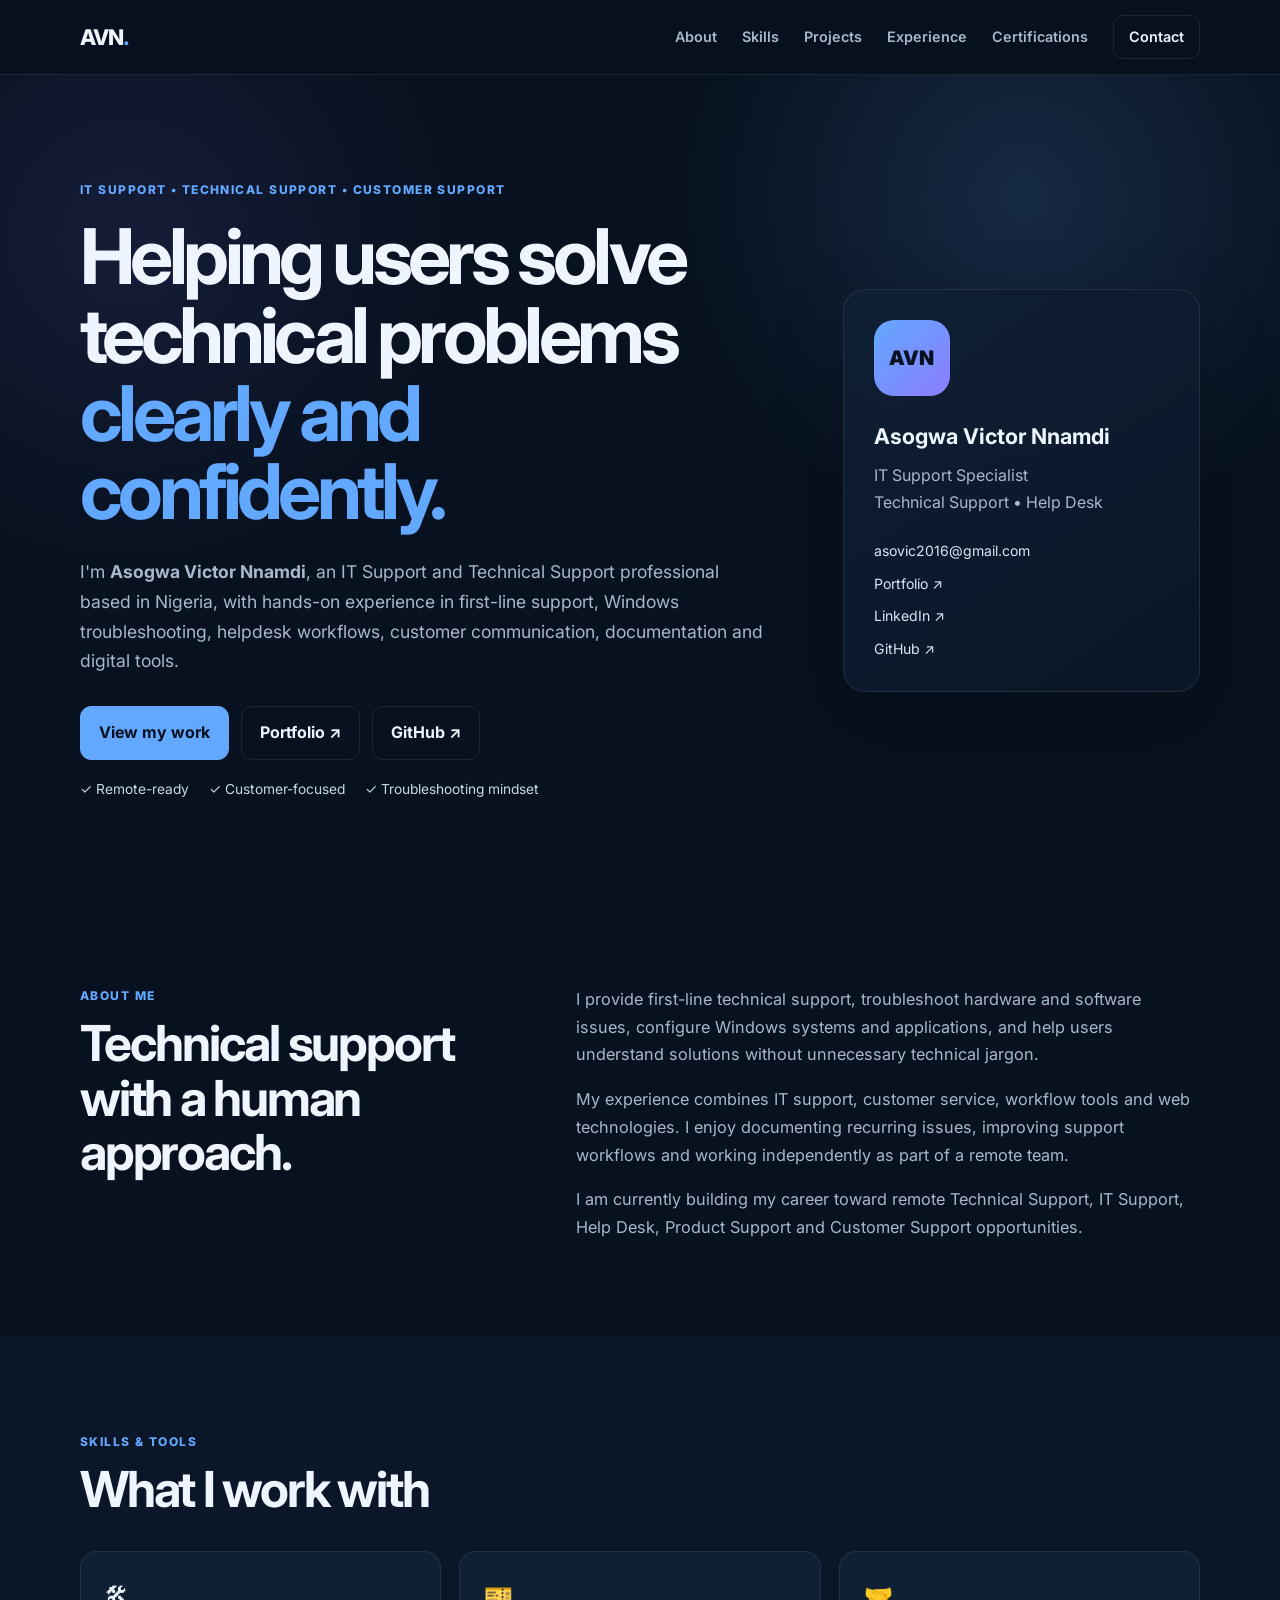
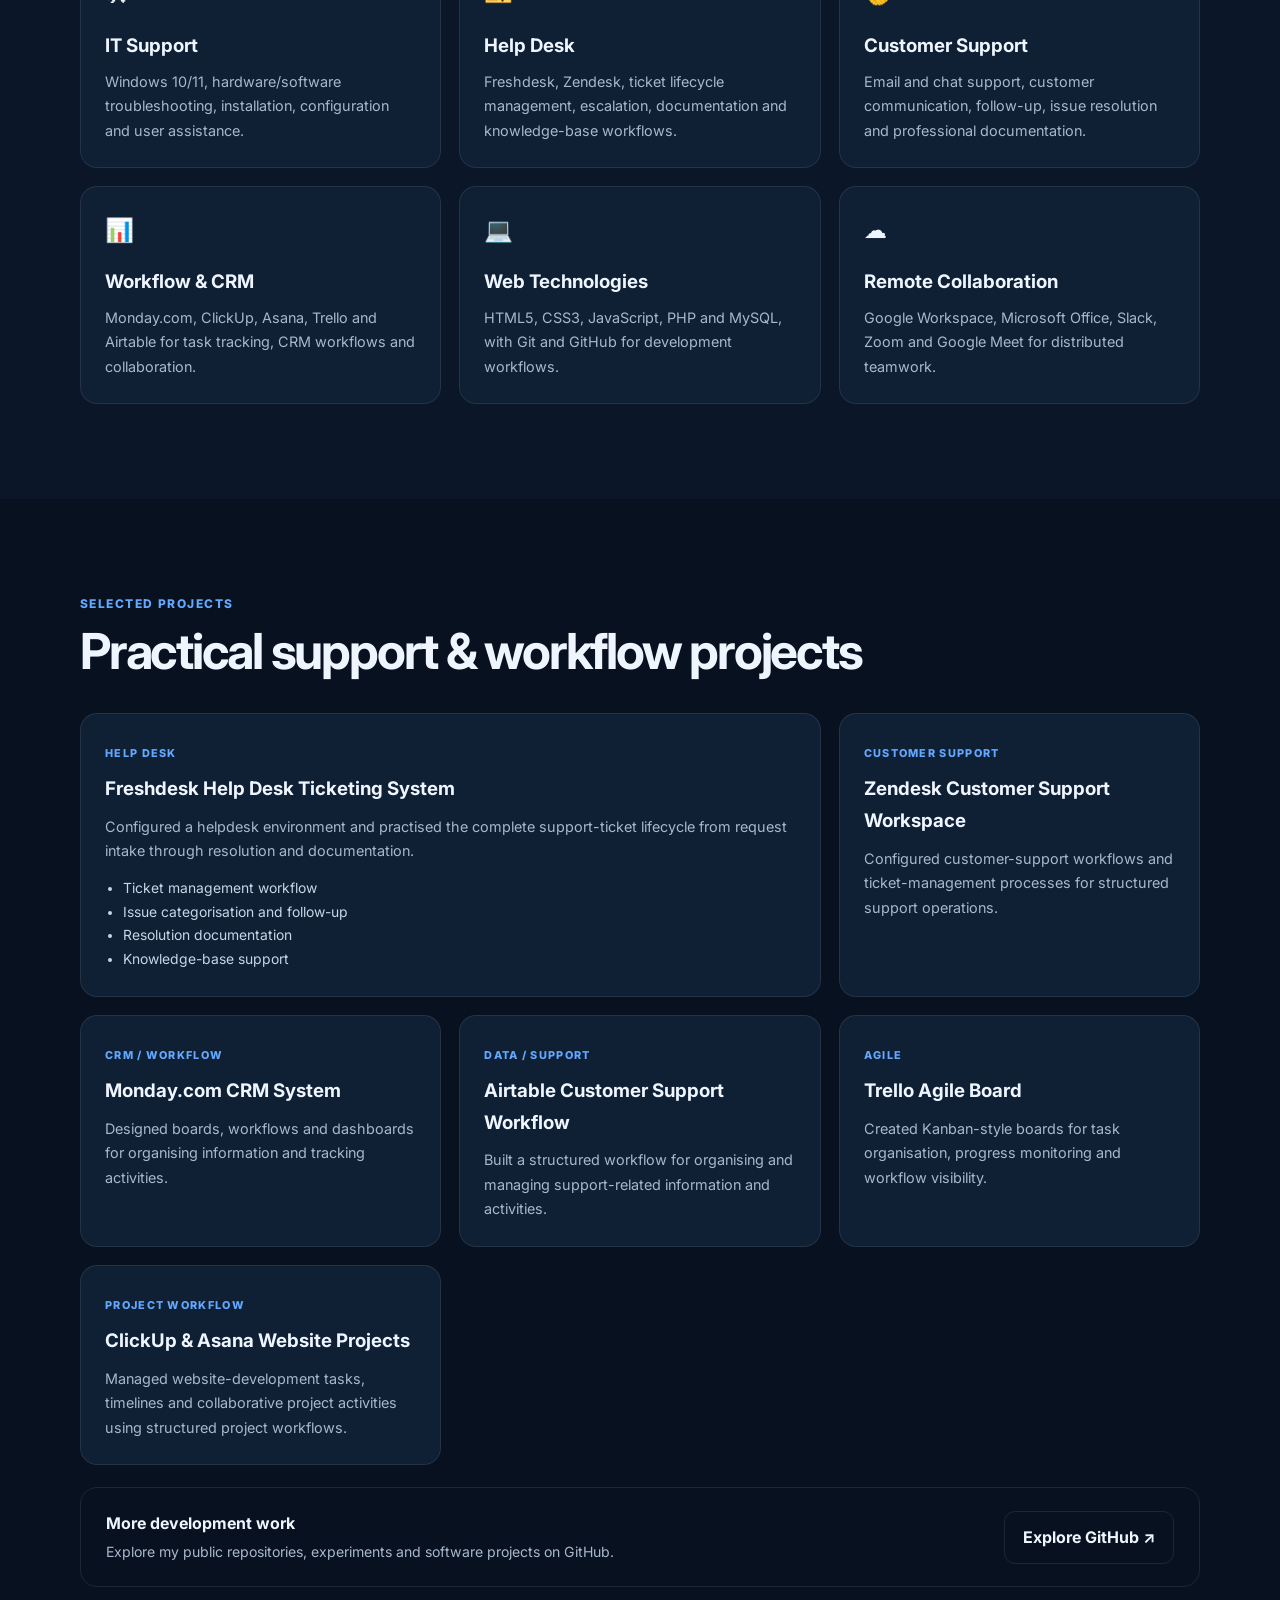
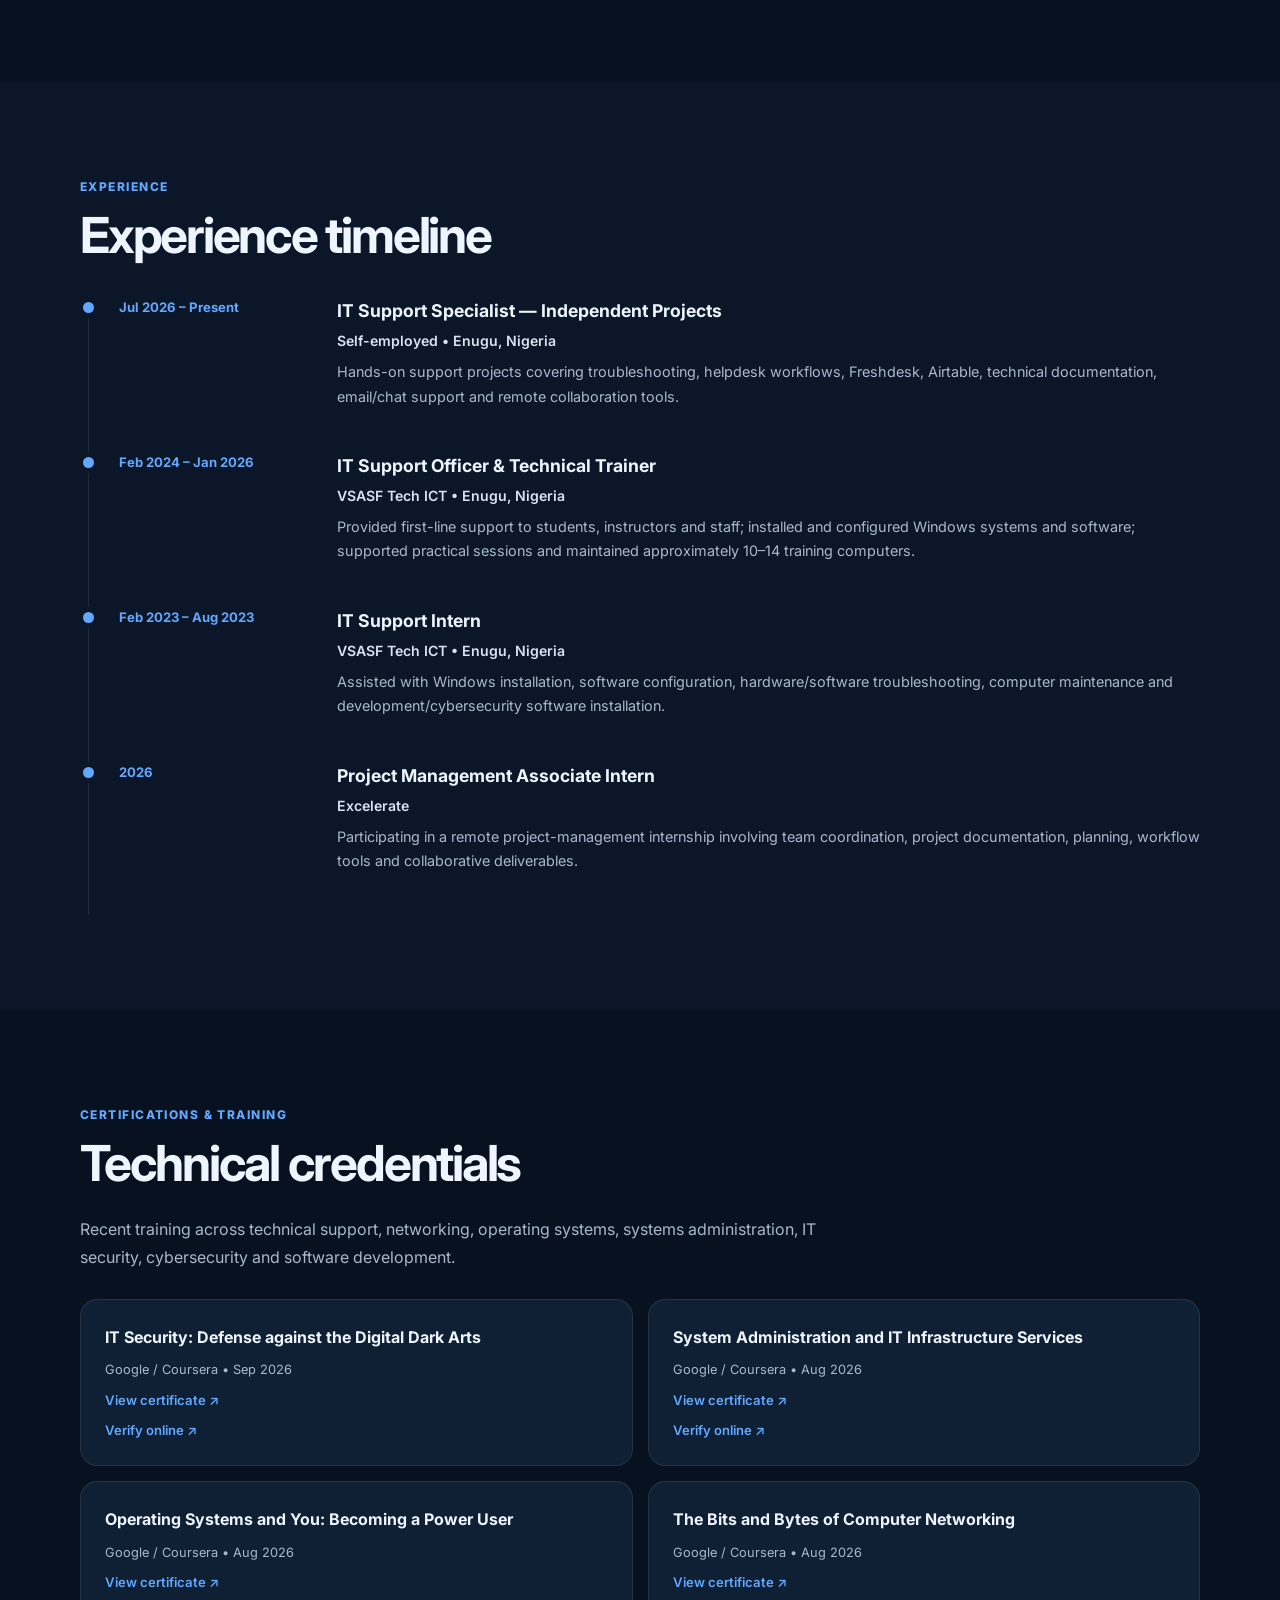
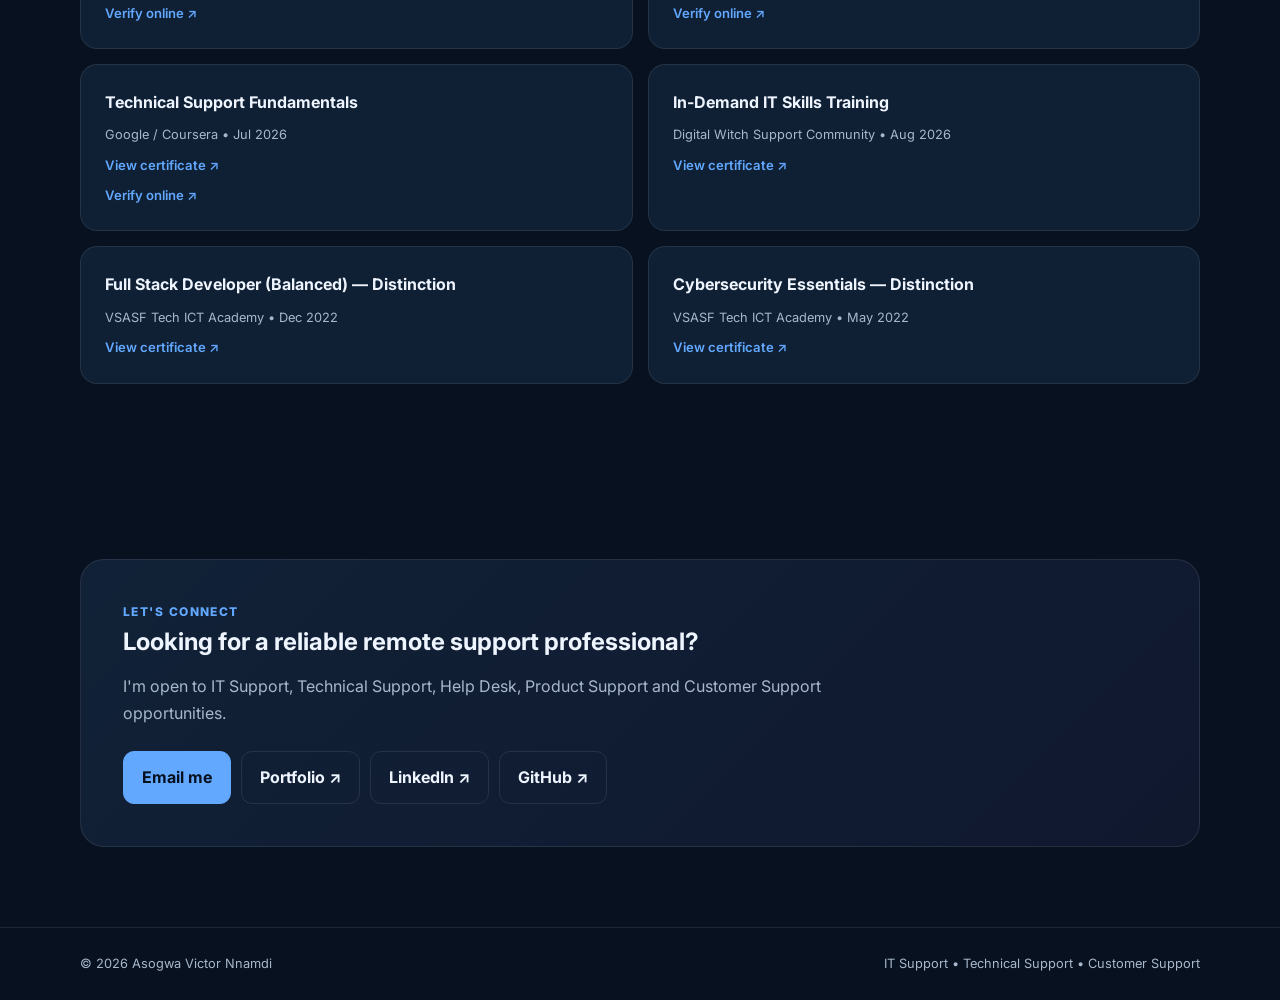
<file: index.html>
<!DOCTYPE html>
<html lang="en">
<head>
  <meta charset="UTF-8">
  <meta name="viewport" content="width=device-width, initial-scale=1.0">
  <meta name="description" content="Asogwa Victor Nnamdi — IT Support Specialist, Technical Support and Customer Support professional.">
  <title>Asogwa Victor Nnamdi | IT Support & Technical Support</title>
  <link rel="preconnect" href="https://fonts.googleapis.com">
  <link rel="preconnect" href="https://fonts.gstatic.com" crossorigin>
  <link href="https://fonts.googleapis.com/css2?family=Inter:wght@400;500;600;700;800&display=swap" rel="stylesheet">
  <link rel="stylesheet" href="style.css">
</head>
<body>
  <header class="nav-wrap">
    <nav class="nav container">
      <a class="brand" href="#home">AVN<span>.</span></a>
      <button class="menu-btn" aria-label="Open menu">☰</button>
      <div class="nav-links">
        <a href="#about">About</a>
        <a href="#skills">Skills</a>
        <a href="#projects">Projects</a>
        <a href="#experience">Experience</a>
        <a href="#certifications">Certifications</a>
        <a href="#contact" class="nav-cta">Contact</a>
      </div>
    </nav>
  </header>

  <main>
    <section id="home" class="hero">
      <div class="container hero-grid">
        <div>
          <p class="eyebrow">IT SUPPORT • TECHNICAL SUPPORT • CUSTOMER SUPPORT</p>
          <h1>Helping users solve technical problems <span>clearly and confidently.</span></h1>
          <p class="hero-text">
            I'm <strong>Asogwa Victor Nnamdi</strong>, an IT Support and Technical Support professional
            based in Nigeria, with hands-on experience in first-line support, Windows troubleshooting,
            helpdesk workflows, customer communication, documentation and digital tools.
          </p>
          <div class="hero-actions">
            <a class="btn primary" href="#projects">View my work</a>
            <a class="btn secondary" href="https://asovic25.github.io/" target="_blank" rel="noopener">Portfolio ↗</a>
            <a class="btn secondary" href="https://github.com/asovic25" target="_blank" rel="noopener">GitHub ↗</a>
          </div>
          <div class="quick-points">
            <span>✓ Remote-ready</span>
            <span>✓ Customer-focused</span>
            <span>✓ Troubleshooting mindset</span>
          </div>
        </div>
        <aside class="hero-card">
          <div class="avatar">AVN</div>
          <h2>Asogwa Victor Nnamdi</h2>
          <p>IT Support Specialist<br>Technical Support • Help Desk</p>
          <div class="contact-mini">
            <a href="mailto:asovic2016@gmail.com">asovic2016@gmail.com</a>
            <a href="https://asovic25.github.io/" target="_blank" rel="noopener">Portfolio ↗</a>
            <a href="https://linkedin.com/in/asogwavictornnamdi" target="_blank" rel="noopener">LinkedIn ↗</a>
            <a href="https://github.com/asovic25" target="_blank" rel="noopener">GitHub ↗</a>
          </div>
        </aside>
      </div>
    </section>

    <section id="about" class="section">
      <div class="container two-col">
        <div>
          <p class="section-kicker">ABOUT ME</p>
          <h2>Technical support with a human approach.</h2>
        </div>
        <div class="about-copy">
          <p>
            I provide first-line technical support, troubleshoot hardware and software issues,
            configure Windows systems and applications, and help users understand solutions without
            unnecessary technical jargon.
          </p>
          <p>
            My experience combines IT support, customer service, workflow tools and web technologies.
            I enjoy documenting recurring issues, improving support workflows and working independently
            as part of a remote team.
          </p>
          <p>
            I am currently building my career toward remote Technical Support, IT Support, Help Desk,
            Product Support and Customer Support opportunities.
          </p>
        </div>
      </div>
    </section>

    <section id="skills" class="section alt">
      <div class="container">
        <p class="section-kicker">SKILLS & TOOLS</p>
        <h2>What I work with</h2>
        <div class="skill-grid">
          <article class="skill-card">
            <div class="icon">🛠</div>
            <h3>IT Support</h3>
            <p>Windows 10/11, hardware/software troubleshooting, installation, configuration and user assistance.</p>
          </article>
          <article class="skill-card">
            <div class="icon">🎫</div>
            <h3>Help Desk</h3>
            <p>Freshdesk, Zendesk, ticket lifecycle management, escalation, documentation and knowledge-base workflows.</p>
          </article>
          <article class="skill-card">
            <div class="icon">🤝</div>
            <h3>Customer Support</h3>
            <p>Email and chat support, customer communication, follow-up, issue resolution and professional documentation.</p>
          </article>
          <article class="skill-card">
            <div class="icon">📊</div>
            <h3>Workflow & CRM</h3>
            <p>Monday.com, ClickUp, Asana, Trello and Airtable for task tracking, CRM workflows and collaboration.</p>
          </article>
          <article class="skill-card">
            <div class="icon">💻</div>
            <h3>Web Technologies</h3>
            <p>HTML5, CSS3, JavaScript, PHP and MySQL, with Git and GitHub for development workflows.</p>
          </article>
          <article class="skill-card">
            <div class="icon">☁</div>
            <h3>Remote Collaboration</h3>
            <p>Google Workspace, Microsoft Office, Slack, Zoom and Google Meet for distributed teamwork.</p>
          </article>
        </div>
      </div>
    </section>

    <section id="projects" class="section">
      <div class="container">
        <p class="section-kicker">SELECTED PROJECTS</p>
        <h2>Practical support & workflow projects</h2>
        <div class="project-grid">
          <article class="project-card featured">
            <span class="tag">HELP DESK</span>
            <h3>Freshdesk Help Desk Ticketing System</h3>
            <p>Configured a helpdesk environment and practised the complete support-ticket lifecycle from request intake through resolution and documentation.</p>
            <ul>
              <li>Ticket management workflow</li>
              <li>Issue categorisation and follow-up</li>
              <li>Resolution documentation</li>
              <li>Knowledge-base support</li>
            </ul>
          </article>
          <article class="project-card">
            <span class="tag">CUSTOMER SUPPORT</span>
            <h3>Zendesk Customer Support Workspace</h3>
            <p>Configured customer-support workflows and ticket-management processes for structured support operations.</p>
          </article>
          <article class="project-card">
            <span class="tag">CRM / WORKFLOW</span>
            <h3>Monday.com CRM System</h3>
            <p>Designed boards, workflows and dashboards for organising information and tracking activities.</p>
          </article>
          <article class="project-card">
            <span class="tag">DATA / SUPPORT</span>
            <h3>Airtable Customer Support Workflow</h3>
            <p>Built a structured workflow for organising and managing support-related information and activities.</p>
          </article>
          <article class="project-card">
            <span class="tag">AGILE</span>
            <h3>Trello Agile Board</h3>
            <p>Created Kanban-style boards for task organisation, progress monitoring and workflow visibility.</p>
          </article>
          <article class="project-card">
            <span class="tag">PROJECT WORKFLOW</span>
            <h3>ClickUp & Asana Website Projects</h3>
            <p>Managed website-development tasks, timelines and collaborative project activities using structured project workflows.</p>
          </article>
        </div>
        <div class="github-strip">
          <div>
            <strong>More development work</strong>
            <p>Explore my public repositories, experiments and software projects on GitHub.</p>
          </div>
          <a class="btn secondary" href="https://github.com/asovic25" target="_blank" rel="noopener">Explore GitHub ↗</a>
        </div>
      </div>
    </section>

    <section id="experience" class="section alt">
      <div class="container">
        <p class="section-kicker">EXPERIENCE</p>
        <h2>Experience timeline</h2>
        <div class="timeline">
          <article class="timeline-item">
            <div class="date">Jul 2026 – Present</div>
            <div class="timeline-content">
              <h3>IT Support Specialist — Independent Projects</h3>
              <p class="company">Self-employed • Enugu, Nigeria</p>
              <p>Hands-on support projects covering troubleshooting, helpdesk workflows, Freshdesk, Airtable, technical documentation, email/chat support and remote collaboration tools.</p>
            </div>
          </article>
          <article class="timeline-item">
            <div class="date">Feb 2024 – Jan 2026</div>
            <div class="timeline-content">
              <h3>IT Support Officer & Technical Trainer</h3>
              <p class="company">VSASF Tech ICT • Enugu, Nigeria</p>
              <p>Provided first-line support to students, instructors and staff; installed and configured Windows systems and software; supported practical sessions and maintained approximately 10–14 training computers.</p>
            </div>
          </article>
          <article class="timeline-item">
            <div class="date">Feb 2023 – Aug 2023</div>
            <div class="timeline-content">
              <h3>IT Support Intern</h3>
              <p class="company">VSASF Tech ICT • Enugu, Nigeria</p>
              <p>Assisted with Windows installation, software configuration, hardware/software troubleshooting, computer maintenance and development/cybersecurity software installation.</p>
            </div>
          </article>
          <article class="timeline-item">
            <div class="date">2026</div>
            <div class="timeline-content">
              <h3>Project Management Associate Intern</h3>
              <p class="company">Excelerate</p>
              <p>Participating in a remote project-management internship involving team coordination, project documentation, planning, workflow tools and collaborative deliverables.</p>
            </div>
          </article>
        </div>
      </div>
    </section>

    <section id="certifications" class="section">
      <div class="container">
        <p class="section-kicker">CERTIFICATIONS & TRAINING</p>
        <h2>Technical credentials</h2>
        <p class="section-intro">Recent training across technical support, networking, operating systems, systems administration, IT security, cybersecurity and software development.</p>
        <div class="cert-grid">
          <div class="cert-card"><strong>IT Security: Defense against the Digital Dark Arts</strong><span>Google / Coursera • Sep 2026</span><a href="certificates/google-it-security-defense-digital-dark-arts.pdf" target="_blank" rel="noopener">View certificate ↗</a><a href="https://coursera.org/verify/KNKKADQCFWEG" target="_blank" rel="noopener">Verify online ↗</a></div>
          <div class="cert-card"><strong>System Administration and IT Infrastructure Services</strong><span>Google / Coursera • Aug 2026</span><a href="certificates/google-system-administration-it-infrastructure.pdf" target="_blank" rel="noopener">View certificate ↗</a><a href="https://coursera.org/verify/XM4FLZCTZO96" target="_blank" rel="noopener">Verify online ↗</a></div>
          <div class="cert-card"><strong>Operating Systems and You: Becoming a Power User</strong><span>Google / Coursera • Aug 2026</span><a href="certificates/google-operating-systems-and-you.pdf" target="_blank" rel="noopener">View certificate ↗</a><a href="https://coursera.org/verify/2T2LDO8WOL9L" target="_blank" rel="noopener">Verify online ↗</a></div>
          <div class="cert-card"><strong>The Bits and Bytes of Computer Networking</strong><span>Google / Coursera • Aug 2026</span><a href="certificates/google-bits-and-bytes-networking.pdf" target="_blank" rel="noopener">View certificate ↗</a><a href="https://coursera.org/verify/13621RRF4XJH" target="_blank" rel="noopener">Verify online ↗</a></div>
          <div class="cert-card"><strong>Technical Support Fundamentals</strong><span>Google / Coursera • Jul 2026</span><a href="certificates/google-technical-support-fundamentals.pdf" target="_blank" rel="noopener">View certificate ↗</a><a href="https://coursera.org/verify/5PYQ3DYUPFN9" target="_blank" rel="noopener">Verify online ↗</a></div>
          <div class="cert-card"><strong>In-Demand IT Skills Training</strong><span>Digital Witch Support Community • Aug 2026</span><a href="certificates/digital-witch-in-demand-it-skills.pdf" target="_blank" rel="noopener">View certificate ↗</a></div>
          <div class="cert-card"><strong>Full Stack Developer (Balanced) — Distinction</strong><span>VSASF Tech ICT Academy • Dec 2022</span><a href="certificates/vsasf-full-stack-developer-distinction.png" target="_blank" rel="noopener">View certificate ↗</a></div>
          <div class="cert-card"><strong>Cybersecurity Essentials — Distinction</strong><span>VSASF Tech ICT Academy • May 2022</span><a href="certificates/vsasf-cybersecurity-essentials-distinction.png" target="_blank" rel="noopener">View certificate ↗</a></div>
        </div>
      </div>
    </section>

    <section id="contact" class="contact-section">
      <div class="container contact-box">
        <div>
          <p class="section-kicker">LET'S CONNECT</p>
          <h2>Looking for a reliable remote support professional?</h2>
          <p>I'm open to IT Support, Technical Support, Help Desk, Product Support and Customer Support opportunities.</p>
        </div>
        <div class="contact-actions">
          <a class="btn primary" href="mailto:asovic2016@gmail.com?subject=Remote%20Tech%20Support%20Opportunity">Email me</a>
          <a class="btn secondary" href="https://asovic25.github.io/" target="_blank" rel="noopener">Portfolio ↗</a>
          <a class="btn secondary" href="https://linkedin.com/in/asogwavictornnamdi" target="_blank" rel="noopener">LinkedIn ↗</a>
          <a class="btn secondary" href="https://github.com/asovic25" target="_blank" rel="noopener">GitHub ↗</a>
        </div>
      </div>
    </section>
  </main>

  <footer>
    <div class="container footer-inner">
      <span>© <span id="year"></span> Asogwa Victor Nnamdi</span>
      <span>IT Support • Technical Support • Customer Support</span>
    </div>
  </footer>

  <script src="script.js"></script>
</body>
</html>
</file>
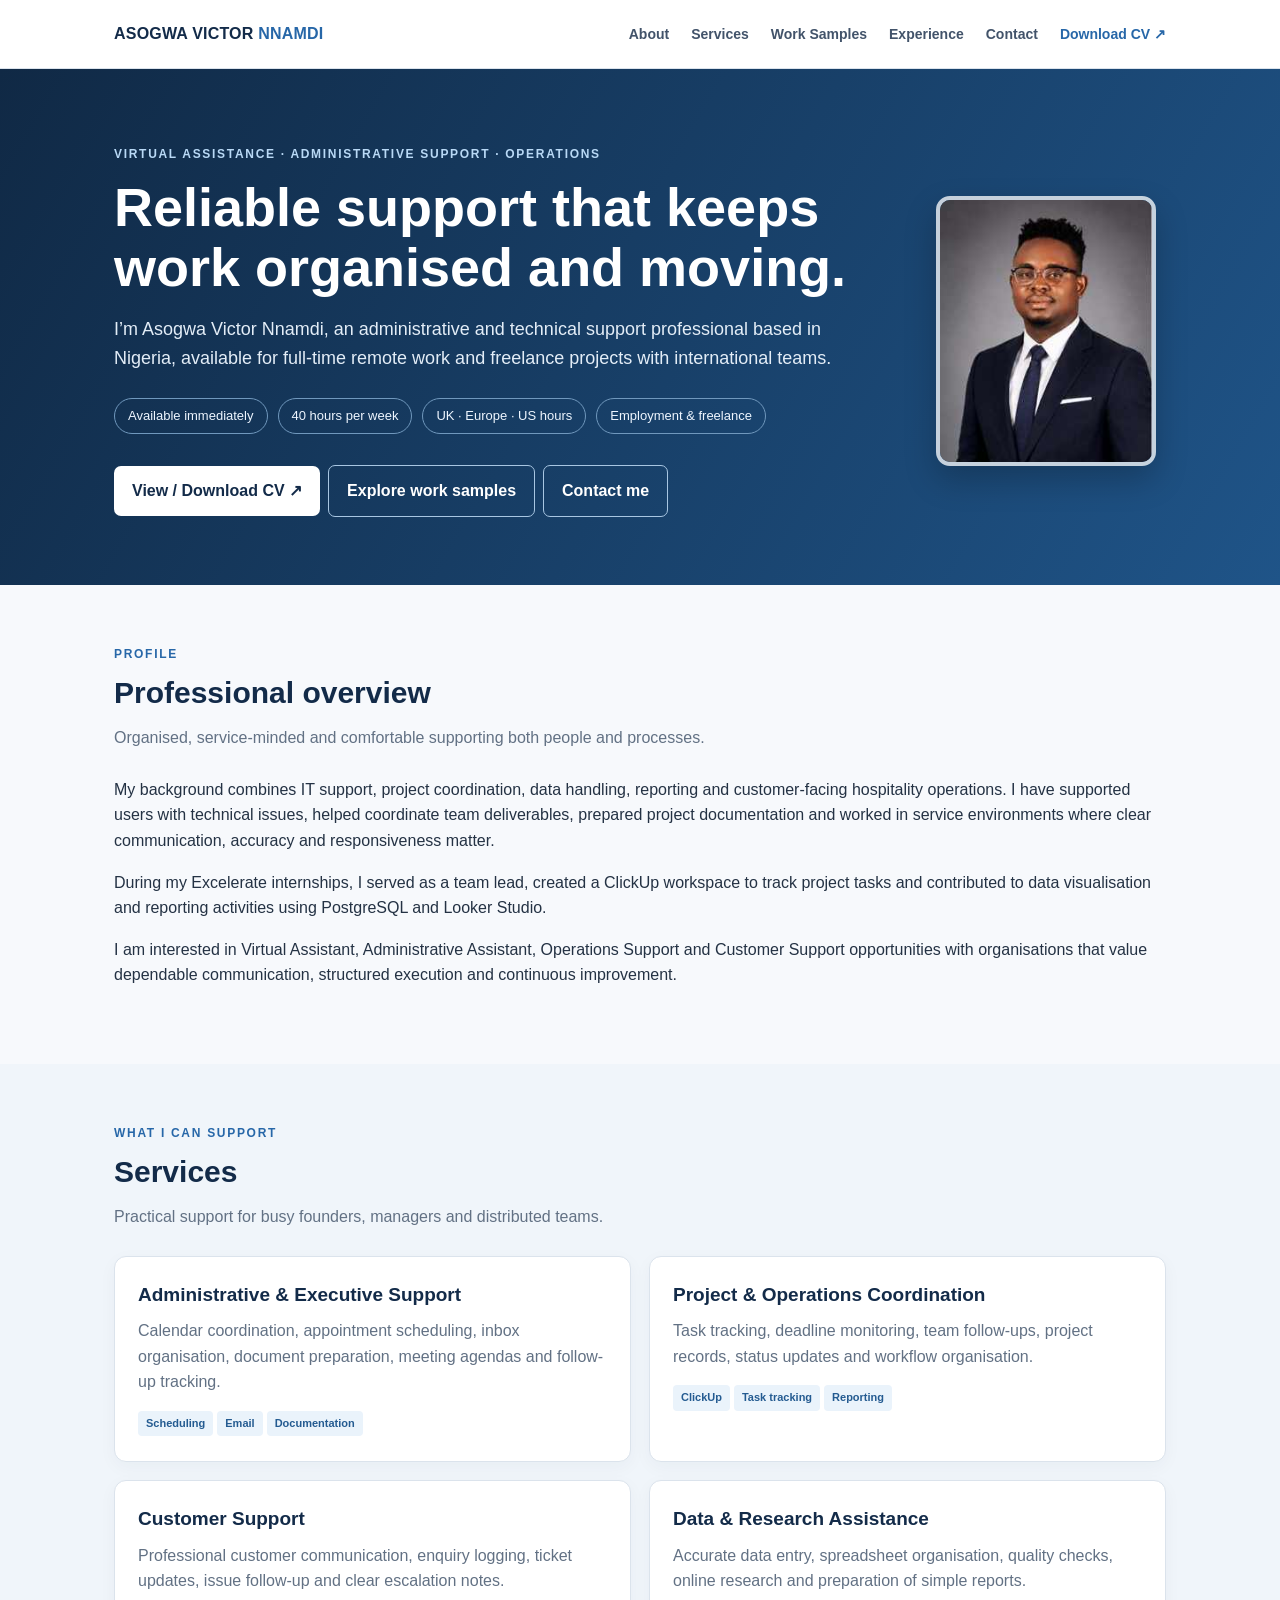
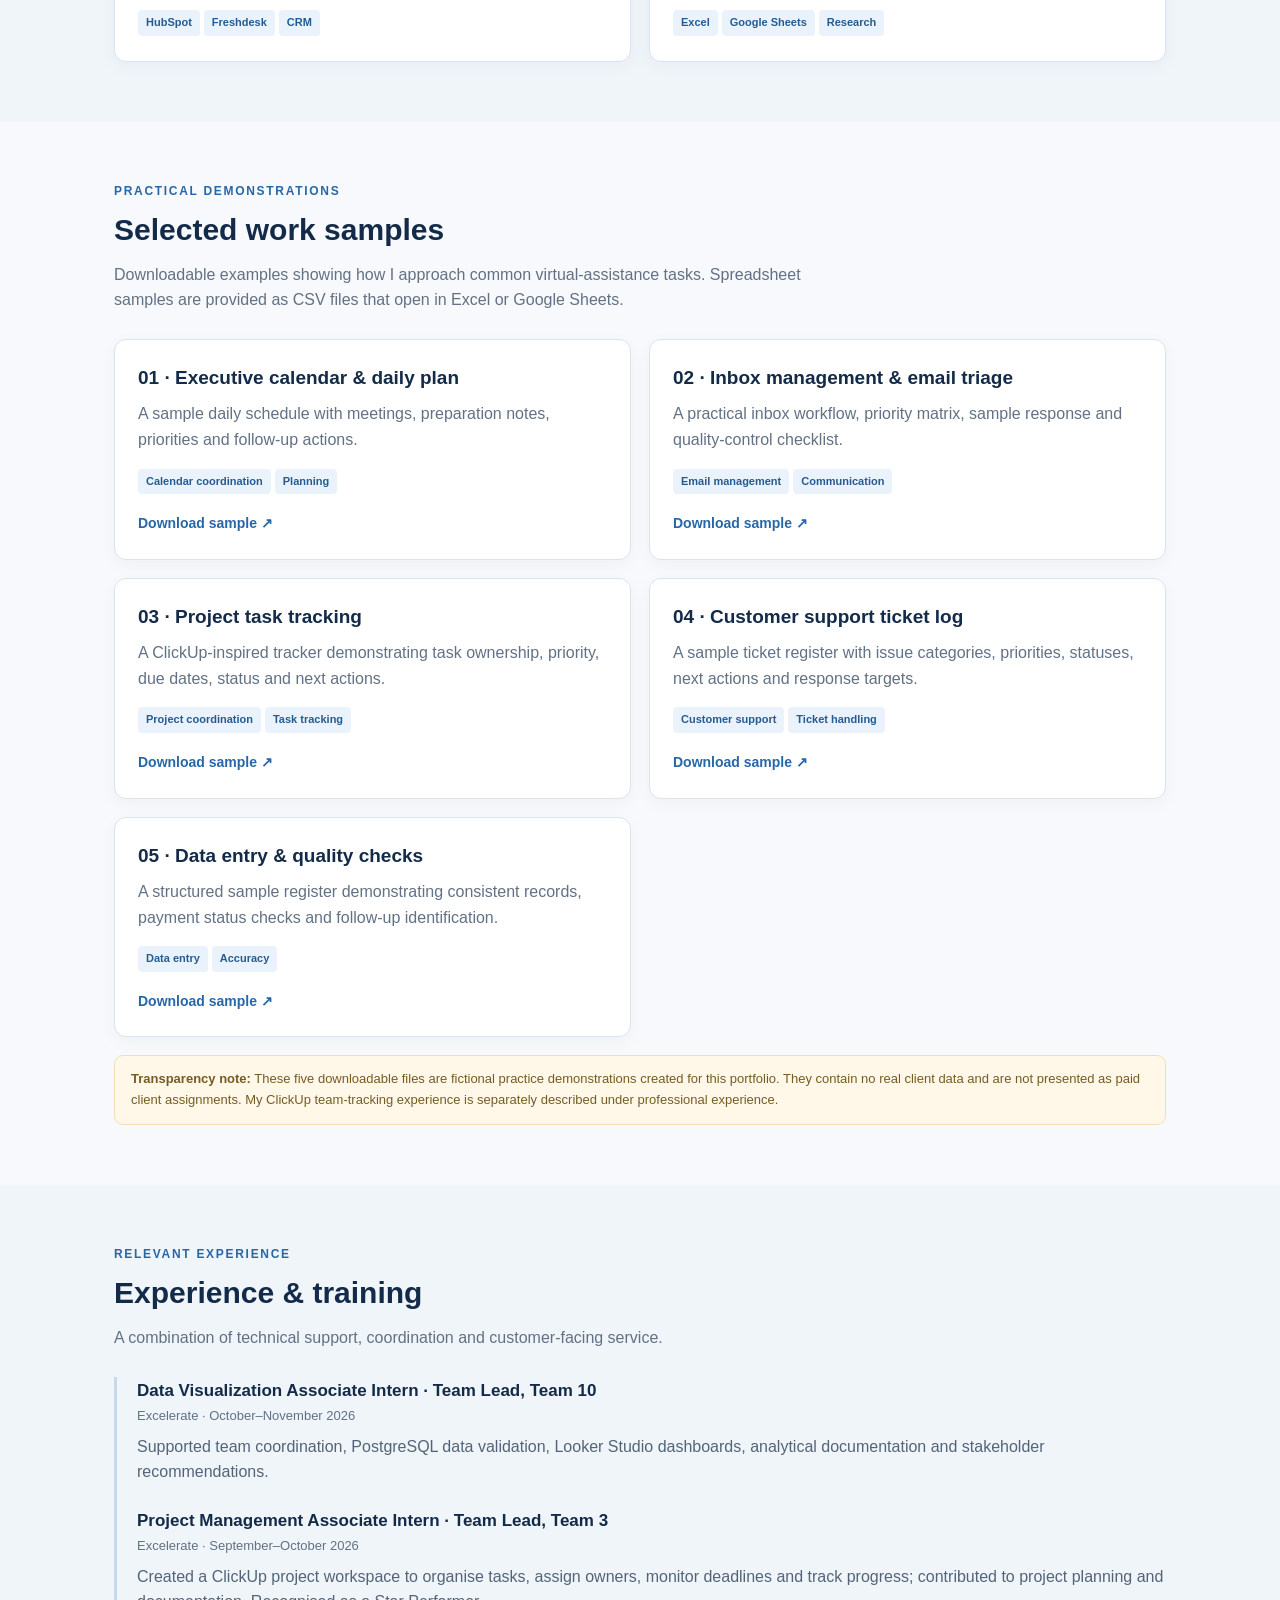
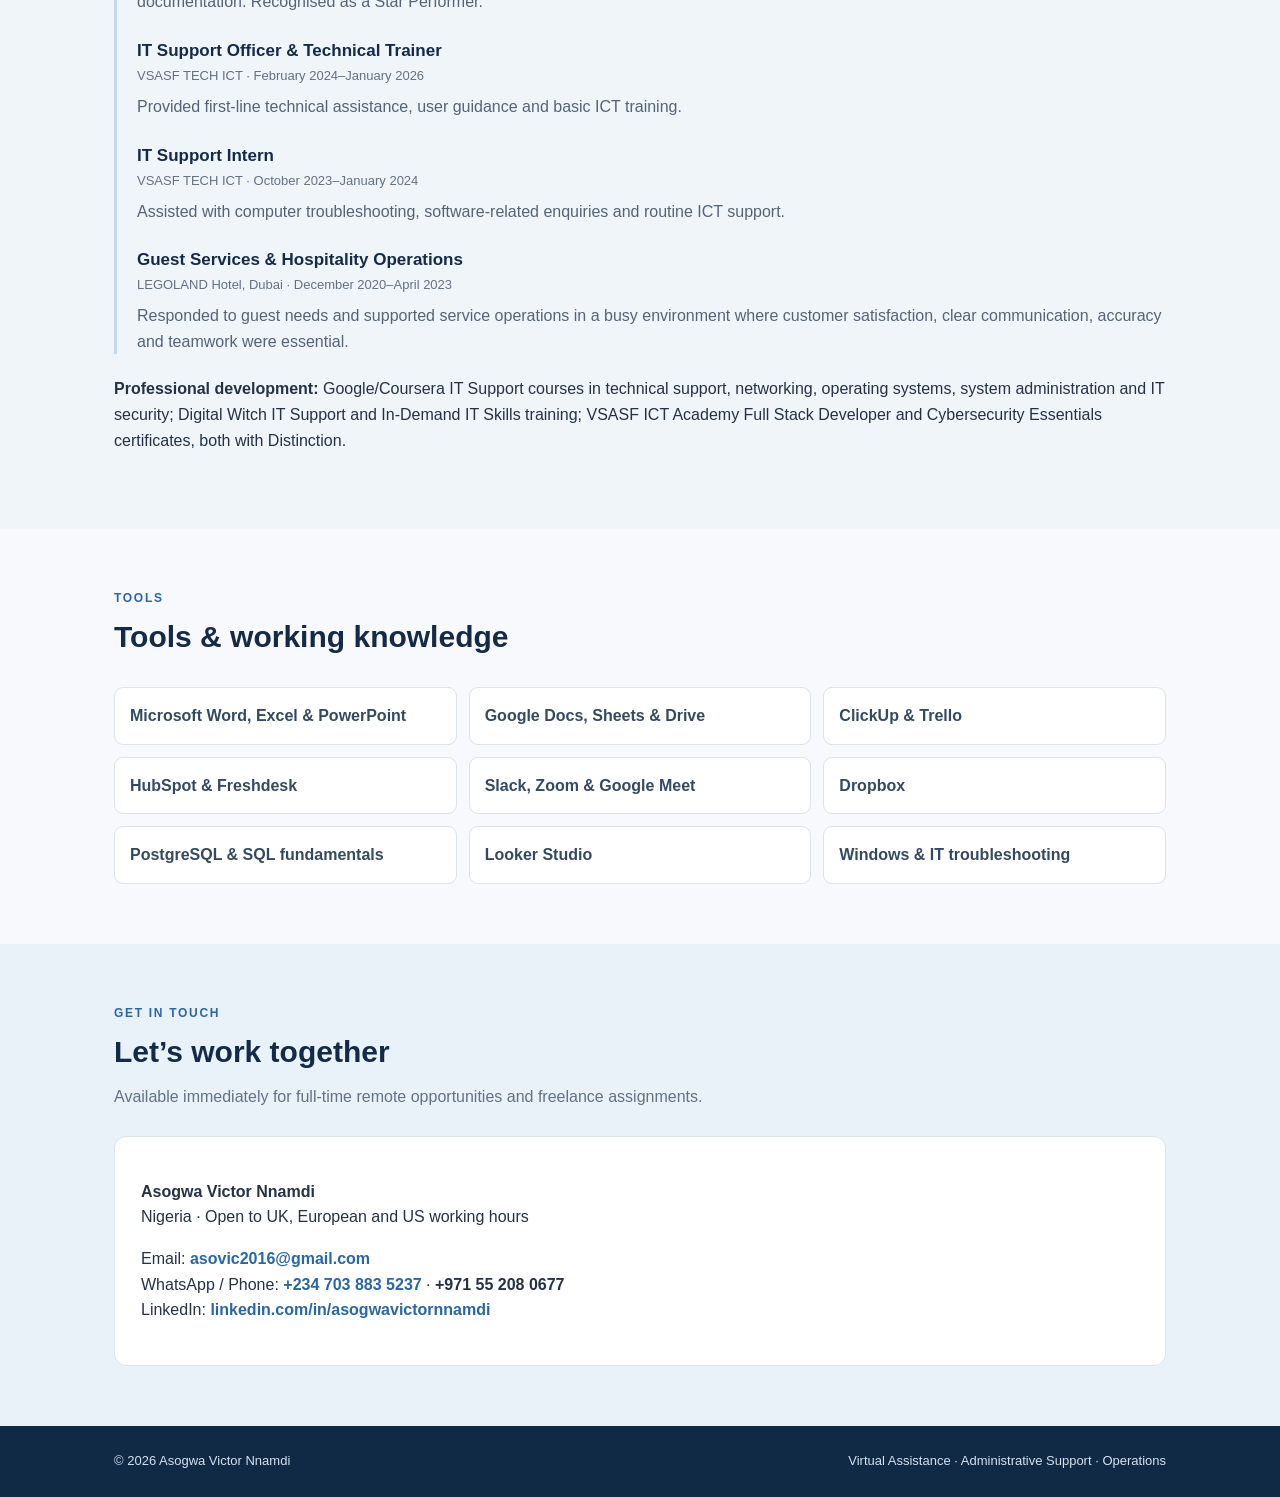
<file: va/index.html>
<!doctype html>
<html lang="en">
<head>
<meta charset="utf-8">
<meta name="viewport" content="width=device-width, initial-scale=1">
<meta name="description" content="Asogwa Victor Nnamdi — Virtual Assistant portfolio for administrative support, project coordination, customer support and data management.">
<title>Asogwa Victor Nnamdi | Virtual Assistant Portfolio</title>
<style>
:root{--navy:#132b49;--blue:#2767a8;--sky:#eaf3fb;--ink:#243244;--muted:#627184;--line:#dbe3ec;--bg:#f7f9fc}
*{box-sizing:border-box}html{scroll-behavior:smooth}body{margin:0;font-family:Inter,Segoe UI,Arial,sans-serif;color:var(--ink);background:var(--bg);line-height:1.6}a{color:var(--blue);text-decoration:none}a:hover{text-decoration:underline}.wrap{max-width:1100px;margin:auto;padding:0 24px}
header{background:white;border-bottom:1px solid var(--line);position:sticky;top:0;z-index:5}.nav{height:68px;display:flex;align-items:center;justify-content:space-between}.brand{font-weight:800;color:var(--navy);letter-spacing:.2px}.brand span{color:var(--blue)}nav a{margin-left:22px;color:#42536a;font-size:14px;font-weight:600}
.hero{background:linear-gradient(120deg,#102945,#1f5488);color:white;padding:76px 0 68px}.hero-layout{display:grid;grid-template-columns:minmax(0,1fr) 230px;gap:42px;align-items:center}.eyebrow,.kicker{font-size:12px;text-transform:uppercase;letter-spacing:1.7px;font-weight:800;color:#b9d9f6}.kicker{color:var(--blue)}h1{font-size:clamp(34px,5vw,54px);line-height:1.1;margin:14px 0}.hero p{font-size:18px;max-width:730px;color:#e3edf7}.portrait{width:220px;height:270px;object-fit:cover;object-position:center 24%;border-radius:14px;border:4px solid rgba(255,255,255,.75);box-shadow:0 14px 32px rgba(0,0,0,.22)}.chips{display:flex;gap:10px;flex-wrap:wrap;margin:25px 0}.chip{border:1px solid #7098bd;border-radius:30px;padding:7px 13px;font-size:13px;color:#eef6ff}.btn{display:inline-block;background:white;color:var(--navy);padding:12px 18px;border-radius:7px;font-weight:700;margin:6px 8px 0 0}.btn.secondary{background:transparent;border:1px solid #a8c6e2;color:white}
section{padding:60px 0}.section-head{max-width:740px;margin-bottom:26px}h2{font-size:30px;color:var(--navy);margin:5px 0 8px}.lead{color:var(--muted);margin:0}.grid{display:grid;grid-template-columns:repeat(2,minmax(0,1fr));gap:18px}.card{background:white;border:1px solid var(--line);border-radius:12px;padding:23px;box-shadow:0 5px 18px rgba(24,50,80,.04)}.card h3{margin:0 0 8px;color:var(--navy);font-size:19px}.card p{color:var(--muted);margin:0 0 14px}.tag{display:inline-block;background:var(--sky);color:#245b91;border-radius:4px;padding:4px 8px;font-size:11px;font-weight:700;margin:2px 4px 2px 0}.sample-links{margin-top:14px}.sample-links a{font-weight:700;font-size:14px}
.skills{display:grid;grid-template-columns:repeat(3,1fr);gap:12px}.skill{background:white;border:1px solid var(--line);border-radius:9px;padding:15px;font-weight:650;color:#334a63}.timeline{border-left:3px solid #c5d9eb;padding-left:20px}.item{margin:0 0 22px}.item h3{margin:0;color:var(--navy);font-size:17px}.meta{font-size:13px;color:var(--muted);margin:2px 0 7px}.item p{margin:0;color:#536477}.note{background:#fff8e8;border:1px solid #f0dfb5;border-radius:9px;padding:13px 16px;color:#765c23;font-size:13px;margin-top:18px}.contact{background:#eaf2f9}.contactbox{background:white;border:1px solid var(--line);padding:26px;border-radius:12px}footer{background:#102945;color:#d6e2ee;padding:25px 0;font-size:13px}.foot{display:flex;justify-content:space-between;gap:15px;flex-wrap:wrap}
@media(max-width:760px){nav{display:none}.grid,.skills{grid-template-columns:1fr}.hero{padding:54px 0}.hero-layout{grid-template-columns:1fr;gap:24px}.portrait{width:170px;height:210px;grid-row:1}.wrap{padding:0 18px}section{padding:44px 0}}
</style>
</head>
<body>
<header><div class="wrap nav"><div class="brand">ASOGWA VICTOR <span>NNAMDI</span></div><nav><a href="#about">About</a><a href="#services">Services</a><a href="#work">Work Samples</a><a href="#experience">Experience</a><a href="#contact">Contact</a><a href="cv.html" style="color:#2767a8;font-weight:800">Download CV ↗</a></nav></div></header>
<main>
<section class="hero"><div class="wrap hero-layout"><div>
<div class="eyebrow">Virtual Assistance · Administrative Support · Operations</div>
<h1>Reliable support that keeps work organised and moving.</h1>
<p>I’m Asogwa Victor Nnamdi, an administrative and technical support professional based in Nigeria, available for full-time remote work and freelance projects with international teams.</p>
<div class="chips"><span class="chip">Available immediately</span><span class="chip">40 hours per week</span><span class="chip">UK · Europe · US hours</span><span class="chip">Employment & freelance</span></div>
<a class="btn" href="cv.html">View / Download CV ↗</a><a class="btn secondary" href="#work">Explore work samples</a><a class="btn secondary" href="#contact">Contact me</a>
</div><img class="portrait" src="" alt="Professional portrait of Asogwa Victor Nnamdi" id="portrait"></div></section>
<section id="about"><div class="wrap"><div class="section-head"><div class="kicker">Profile</div><h2>Professional overview</h2><p class="lead">Organised, service-minded and comfortable supporting both people and processes.</p></div>
<p>My background combines IT support, project coordination, data handling, reporting and customer-facing hospitality operations. I have supported users with technical issues, helped coordinate team deliverables, prepared project documentation and worked in service environments where clear communication, accuracy and responsiveness matter.</p>
<p>During my Excelerate internships, I served as a team lead, created a ClickUp workspace to track project tasks and contributed to data visualisation and reporting activities using PostgreSQL and Looker Studio.</p>
<p>I am interested in Virtual Assistant, Administrative Assistant, Operations Support and Customer Support opportunities with organisations that value dependable communication, structured execution and continuous improvement.</p>
</div></section>
<section id="services" style="background:#f0f5fa"><div class="wrap"><div class="section-head"><div class="kicker">What I can support</div><h2>Services</h2><p class="lead">Practical support for busy founders, managers and distributed teams.</p></div>
<div class="grid">
<div class="card"><h3>Administrative & Executive Support</h3><p>Calendar coordination, appointment scheduling, inbox organisation, document preparation, meeting agendas and follow-up tracking.</p><span class="tag">Scheduling</span><span class="tag">Email</span><span class="tag">Documentation</span></div>
<div class="card"><h3>Project & Operations Coordination</h3><p>Task tracking, deadline monitoring, team follow-ups, project records, status updates and workflow organisation.</p><span class="tag">ClickUp</span><span class="tag">Task tracking</span><span class="tag">Reporting</span></div>
<div class="card"><h3>Customer Support</h3><p>Professional customer communication, enquiry logging, ticket updates, issue follow-up and clear escalation notes.</p><span class="tag">HubSpot</span><span class="tag">Freshdesk</span><span class="tag">CRM</span></div>
<div class="card"><h3>Data & Research Assistance</h3><p>Accurate data entry, spreadsheet organisation, quality checks, online research and preparation of simple reports.</p><span class="tag">Excel</span><span class="tag">Google Sheets</span><span class="tag">Research</span></div>
</div></div></section>
<section id="work"><div class="wrap"><div class="section-head"><div class="kicker">Practical demonstrations</div><h2>Selected work samples</h2><p class="lead">Downloadable examples showing how I approach common virtual-assistance tasks. Spreadsheet samples are provided as CSV files that open in Excel or Google Sheets.</p></div>
<div class="grid">
<div class="card"><h3>01 · Executive calendar & daily plan</h3><p>A sample daily schedule with meetings, preparation notes, priorities and follow-up actions.</p><span class="tag">Calendar coordination</span><span class="tag">Planning</span><div class="sample-links"><a href="samples/Executive_Calendar_and_Daily_Plan.csv" download>Download sample ↗</a></div></div>
<div class="card"><h3>02 · Inbox management & email triage</h3><p>A practical inbox workflow, priority matrix, sample response and quality-control checklist.</p><span class="tag">Email management</span><span class="tag">Communication</span><div class="sample-links"><a href="samples/Inbox_Management_Work_Sample.txt" download>Download sample ↗</a></div></div>
<div class="card"><h3>03 · Project task tracking</h3><p>A ClickUp-inspired tracker demonstrating task ownership, priority, due dates, status and next actions.</p><span class="tag">Project coordination</span><span class="tag">Task tracking</span><div class="sample-links"><a href="samples/Project_Task_Tracking_Demo.csv" download>Download sample ↗</a></div></div>
<div class="card"><h3>04 · Customer support ticket log</h3><p>A sample ticket register with issue categories, priorities, statuses, next actions and response targets.</p><span class="tag">Customer support</span><span class="tag">Ticket handling</span><div class="sample-links"><a href="samples/Customer_Support_Ticket_Log.csv" download>Download sample ↗</a></div></div>
<div class="card"><h3>05 · Data entry & quality checks</h3><p>A structured sample register demonstrating consistent records, payment status checks and follow-up identification.</p><span class="tag">Data entry</span><span class="tag">Accuracy</span><div class="sample-links"><a href="samples/Data_Entry_and_Quality_Check.csv" download>Download sample ↗</a></div></div>
</div>
<div class="note"><strong>Transparency note:</strong> These five downloadable files are fictional practice demonstrations created for this portfolio. They contain no real client data and are not presented as paid client assignments. My ClickUp team-tracking experience is separately described under professional experience.</div>
</div></section>
<section id="experience" style="background:#f0f5fa"><div class="wrap"><div class="section-head"><div class="kicker">Relevant experience</div><h2>Experience & training</h2><p class="lead">A combination of technical support, coordination and customer-facing service.</p></div>
<div class="timeline">
<div class="item"><h3>Data Visualization Associate Intern · Team Lead, Team 10</h3><div class="meta">Excelerate · October–November 2026</div><p>Supported team coordination, PostgreSQL data validation, Looker Studio dashboards, analytical documentation and stakeholder recommendations.</p></div>
<div class="item"><h3>Project Management Associate Intern · Team Lead, Team 3</h3><div class="meta">Excelerate · September–October 2026</div><p>Created a ClickUp project workspace to organise tasks, assign owners, monitor deadlines and track progress; contributed to project planning and documentation. Recognised as a Star Performer.</p></div>
<div class="item"><h3>IT Support Officer & Technical Trainer</h3><div class="meta">VSASF TECH ICT · February 2024–January 2026</div><p>Provided first-line technical assistance, user guidance and basic ICT training.</p></div>
<div class="item"><h3>IT Support Intern</h3><div class="meta">VSASF TECH ICT · October 2023–January 2024</div><p>Assisted with computer troubleshooting, software-related enquiries and routine ICT support.</p></div>
<div class="item"><h3>Guest Services & Hospitality Operations</h3><div class="meta">LEGOLAND Hotel, Dubai · December 2020–April 2023</div><p>Responded to guest needs and supported service operations in a busy environment where customer satisfaction, clear communication, accuracy and teamwork were essential.</p></div>
</div>
<p><strong>Professional development:</strong> Google/Coursera IT Support courses in technical support, networking, operating systems, system administration and IT security; Digital Witch IT Support and In-Demand IT Skills training; VSASF ICT Academy Full Stack Developer and Cybersecurity Essentials certificates, both with Distinction.</p>
</div></section>
<section><div class="wrap"><div class="section-head"><div class="kicker">Tools</div><h2>Tools & working knowledge</h2></div>
<div class="skills"><div class="skill">Microsoft Word, Excel & PowerPoint</div><div class="skill">Google Docs, Sheets & Drive</div><div class="skill">ClickUp & Trello</div><div class="skill">HubSpot & Freshdesk</div><div class="skill">Slack, Zoom & Google Meet</div><div class="skill">Dropbox</div><div class="skill">PostgreSQL & SQL fundamentals</div><div class="skill">Looker Studio</div><div class="skill">Windows & IT troubleshooting</div></div></div></section>
<section class="contact" id="contact"><div class="wrap"><div class="section-head"><div class="kicker">Get in touch</div><h2>Let’s work together</h2><p class="lead">Available immediately for full-time remote opportunities and freelance assignments.</p></div>
<div class="contactbox"><p><strong>Asogwa Victor Nnamdi</strong><br>Nigeria · Open to UK, European and US working hours</p>
<p>Email: <strong><a href="mailto:asovic2016@gmail.com">asovic2016@gmail.com</a></strong><br>WhatsApp / Phone: <strong><a href="https://wa.me/2347038835237">+234 703 883 5237</a></strong> · <strong>+971 55 208 0677</strong><br>LinkedIn: <strong><a href="https://www.linkedin.com/in/asogwavictornnamdi" target="_blank" rel="noopener">linkedin.com/in/asogwavictornnamdi</a></strong></p></div>
</div></section>
</main><footer><div class="wrap foot"><span>© 2026 Asogwa Victor Nnamdi</span><span>Virtual Assistance · Administrative Support · Operations</span></div></footer>
<script>
fetch('assets/profile.jpg.b64').then(r=>{if(!r.ok)throw new Error('Portrait unavailable');return r.text();}).then(encoded=>{document.getElementById('portrait').src='data:image/jpeg;base64,'+encoded.trim();}).catch(()=>{document.getElementById('portrait').alt='Asogwa Victor Nnamdi';});
</script>
</body></html>
</file>
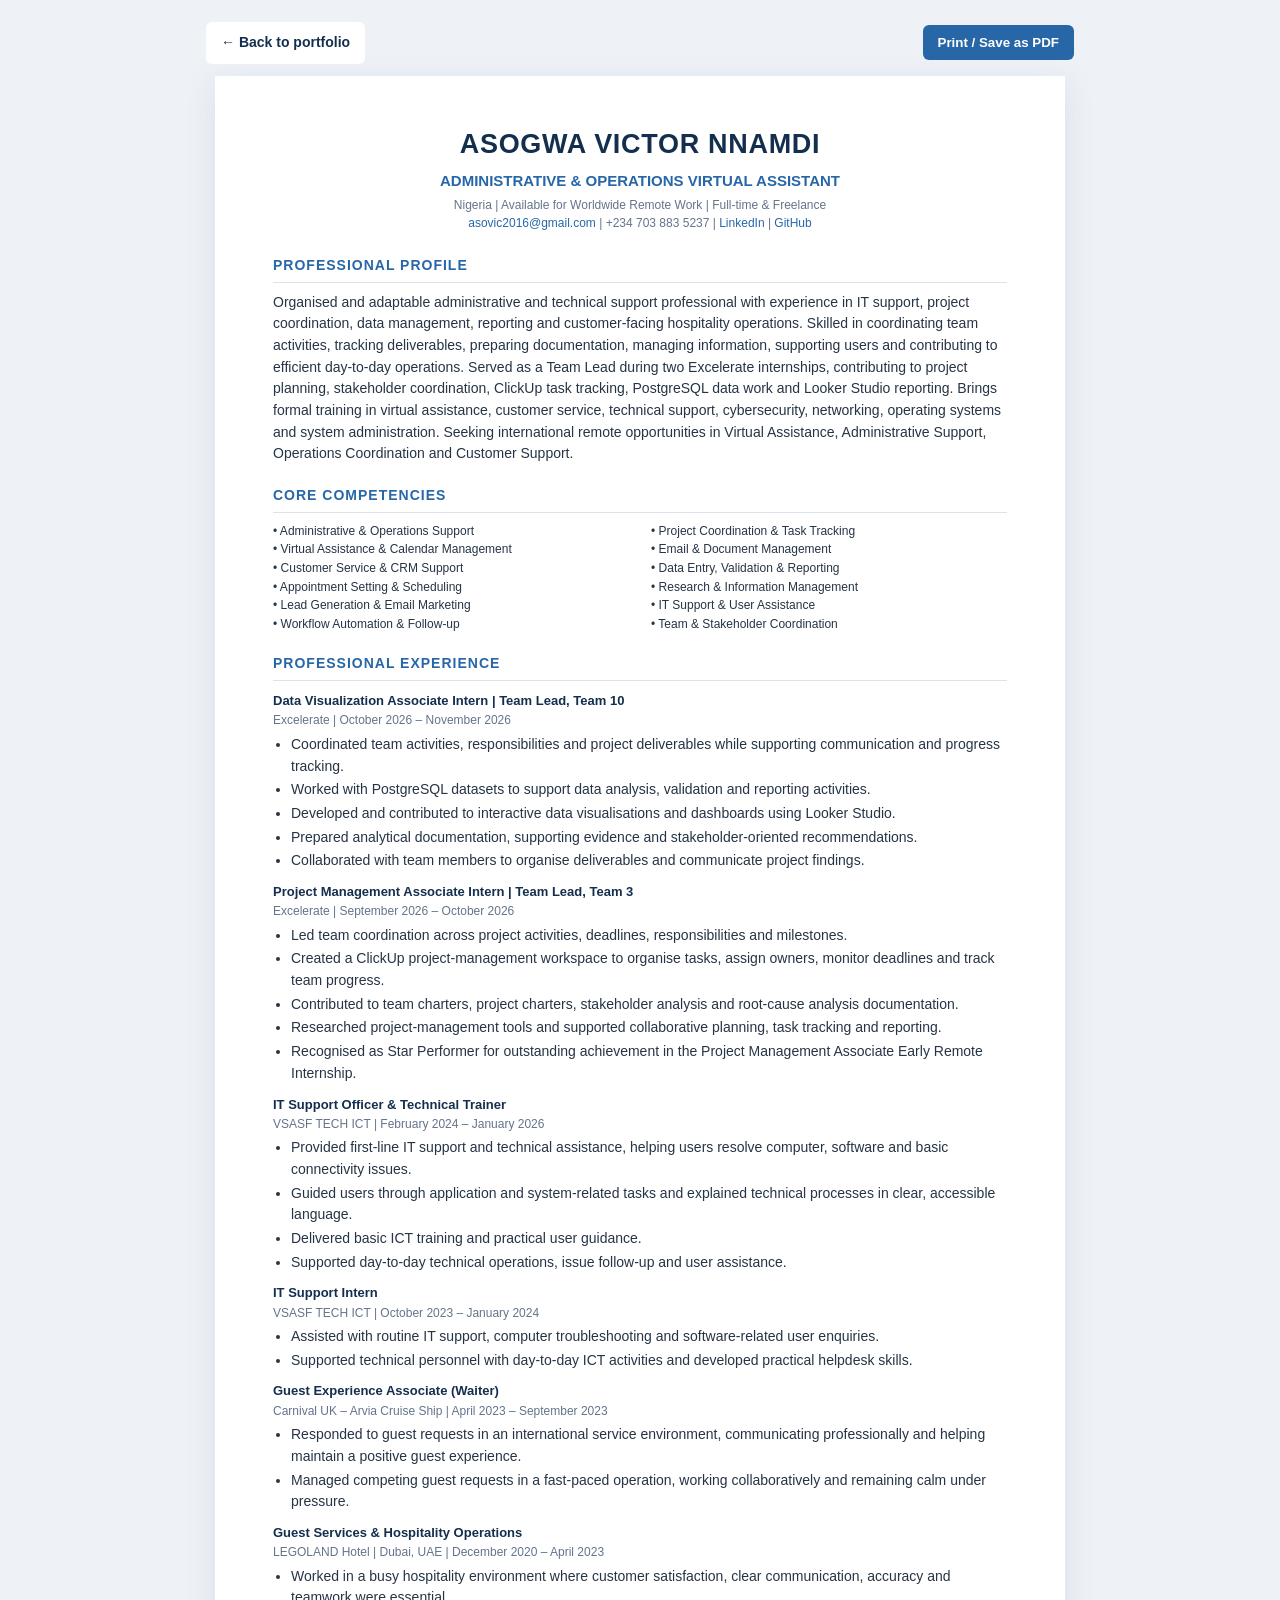
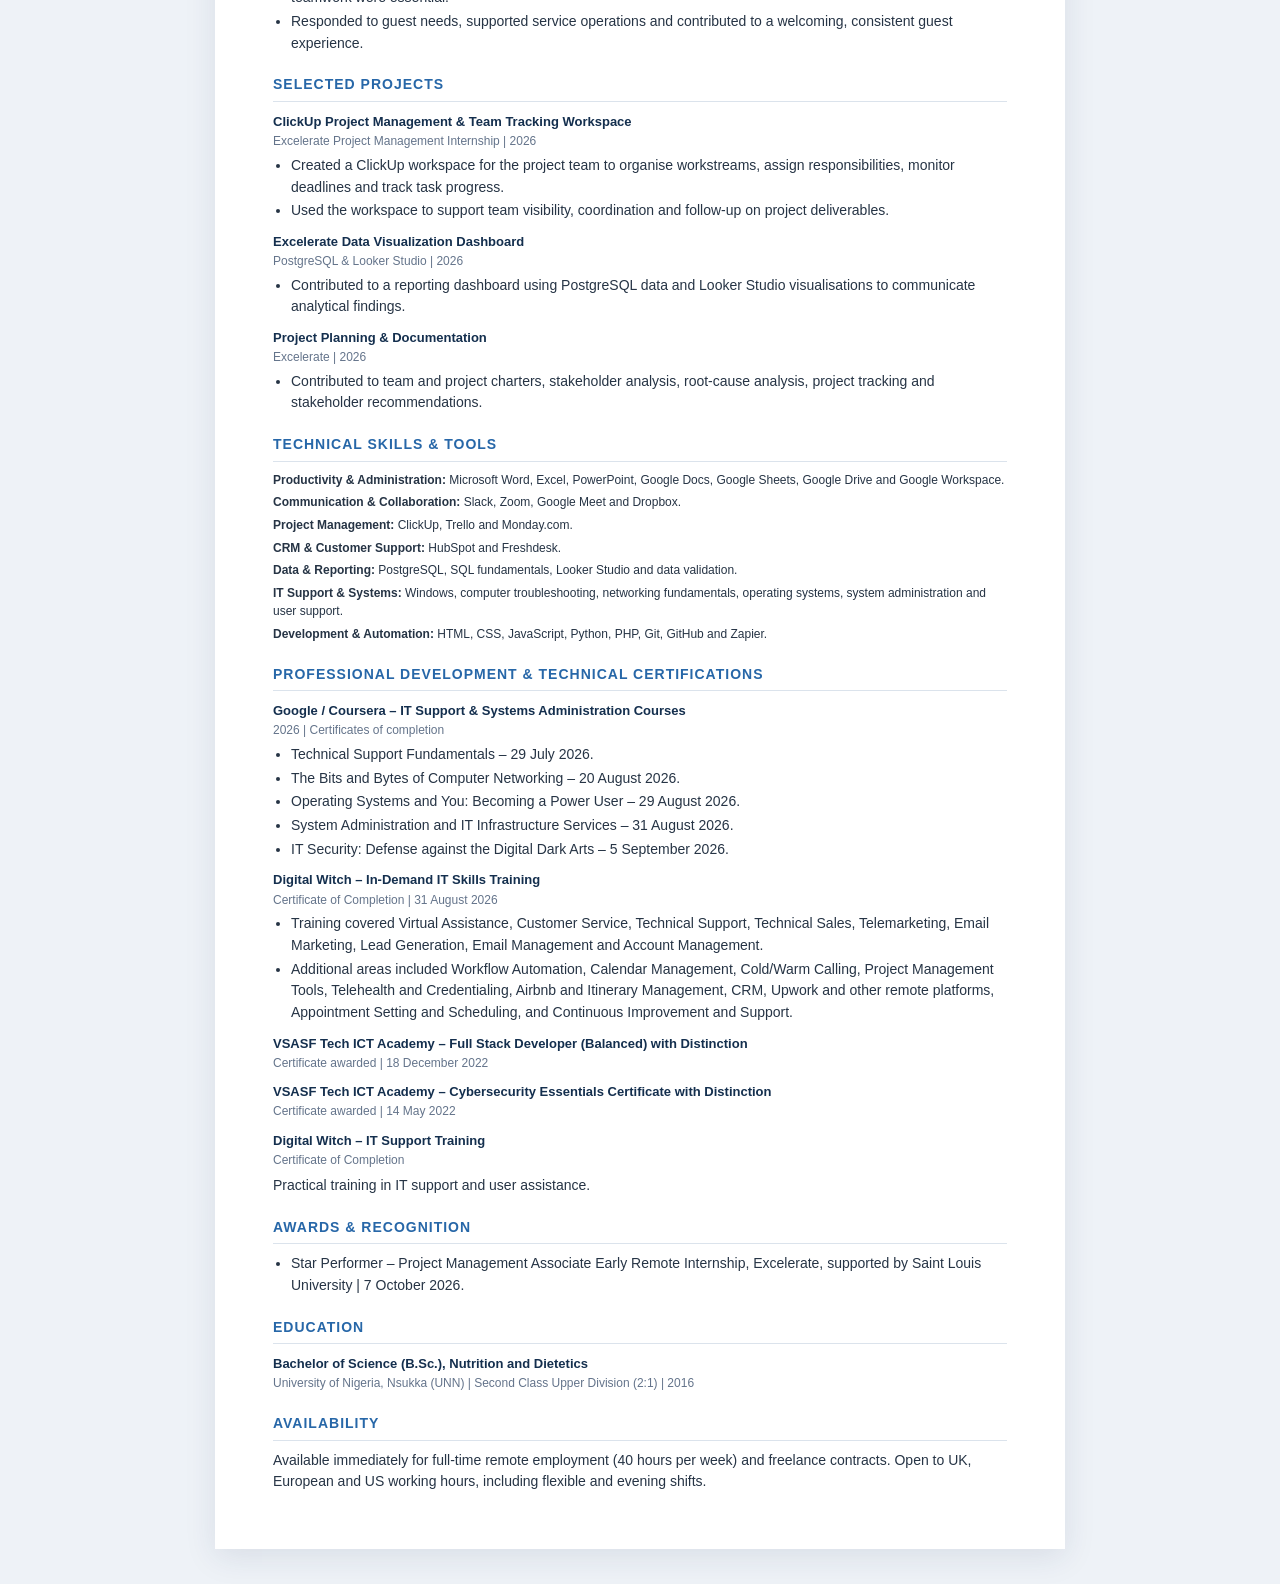
<file: va/cv.html>
<!doctype html>
<html lang="en">
<head>
<meta charset="utf-8"><meta name="viewport" content="width=device-width,initial-scale=1">
<title>Asogwa Victor Nnamdi | CV</title>
<style>
:root{--navy:#142f4e;--blue:#2767a8;--ink:#263445;--muted:#64748b;--line:#dbe3ec}
*{box-sizing:border-box}body{margin:0;background:#eef2f7;color:var(--ink);font:14px/1.55 Arial,Helvetica,sans-serif}
.toolbar{max-width:900px;margin:22px auto 12px;display:flex;justify-content:space-between;align-items:center;gap:12px;padding:0 16px}
.toolbar a,.toolbar button{border:0;border-radius:6px;padding:10px 15px;font-weight:700;text-decoration:none;cursor:pointer}
.toolbar a{background:white;color:var(--navy)}.toolbar button{background:var(--blue);color:white}
main{max-width:850px;margin:0 auto 35px;background:white;padding:48px 58px;box-shadow:0 8px 30px #1d35571a}
h1{font-size:27px;letter-spacing:.7px;color:var(--navy);margin:0;text-align:center}
.role{text-align:center;font-weight:700;color:var(--blue);font-size:15px;margin:3px 0}
.contact{text-align:center;color:var(--muted);font-size:12px;margin:4px 0 22px}
.contact a{color:var(--blue);text-decoration:none}
h2{font-size:14px;color:var(--blue);letter-spacing:1px;text-transform:uppercase;border-bottom:1px solid var(--line);padding-bottom:5px;margin:20px 0 9px}
h3{font-size:13px;color:var(--navy);margin:10px 0 0}
p{margin:5px 0 8px}.meta{color:var(--muted);font-size:12px;margin:0 0 4px}
ul{margin:4px 0 8px;padding-left:18px}li{margin:2px 0}
.columns{display:grid;grid-template-columns:1fr 1fr;gap:8px 22px}
.skills p{margin:4px 0}.small{font-size:12px}
@media print{body{background:white;font-size:11.5px;line-height:1.42}.toolbar{display:none}main{max-width:none;margin:0;padding:12mm 14mm;box-shadow:none}h2{margin-top:14px;break-after:avoid}h3{break-after:avoid}li,p{orphans:2;widows:2}@page{size:A4;margin:0}}
@media(max-width:700px){main{margin:0;padding:28px 22px}.columns{grid-template-columns:1fr}.toolbar{margin:12px auto}}
</style>
</head>
<body>
<div class="toolbar"><a href="index.html">← Back to portfolio</a><button onclick="window.print()">Print / Save as PDF</button></div>
<main>
<h1>ASOGWA VICTOR NNAMDI</h1>
<div class="role">ADMINISTRATIVE &amp; OPERATIONS VIRTUAL ASSISTANT</div>
<div class="contact">Nigeria | Available for Worldwide Remote Work | Full-time &amp; Freelance<br>
<a href="mailto:asovic2016@gmail.com">asovic2016@gmail.com</a> | +234 703 883 5237 | <a href="https://www.linkedin.com/in/asogwavictornnamdi">LinkedIn</a> | <a href="https://github.com/asovic25">GitHub</a></div>

<h2>Professional Profile</h2>
<p>Organised and adaptable administrative and technical support professional with experience in IT support, project coordination, data management, reporting and customer-facing hospitality operations. Skilled in coordinating team activities, tracking deliverables, preparing documentation, managing information, supporting users and contributing to efficient day-to-day operations. Served as a Team Lead during two Excelerate internships, contributing to project planning, stakeholder coordination, ClickUp task tracking, PostgreSQL data work and Looker Studio reporting. Brings formal training in virtual assistance, customer service, technical support, cybersecurity, networking, operating systems and system administration. Seeking international remote opportunities in Virtual Assistance, Administrative Support, Operations Coordination and Customer Support.</p>

<h2>Core Competencies</h2>
<div class="columns small">
<div>• Administrative &amp; Operations Support<br>• Virtual Assistance &amp; Calendar Management<br>• Customer Service &amp; CRM Support<br>• Appointment Setting &amp; Scheduling<br>• Lead Generation &amp; Email Marketing<br>• Workflow Automation &amp; Follow-up</div>
<div>• Project Coordination &amp; Task Tracking<br>• Email &amp; Document Management<br>• Data Entry, Validation &amp; Reporting<br>• Research &amp; Information Management<br>• IT Support &amp; User Assistance<br>• Team &amp; Stakeholder Coordination</div>
</div>

<h2>Professional Experience</h2>
<h3>Data Visualization Associate Intern | Team Lead, Team 10</h3><div class="meta">Excelerate | October 2026 – November 2026</div>
<ul><li>Coordinated team activities, responsibilities and project deliverables while supporting communication and progress tracking.</li><li>Worked with PostgreSQL datasets to support data analysis, validation and reporting activities.</li><li>Developed and contributed to interactive data visualisations and dashboards using Looker Studio.</li><li>Prepared analytical documentation, supporting evidence and stakeholder-oriented recommendations.</li><li>Collaborated with team members to organise deliverables and communicate project findings.</li></ul>

<h3>Project Management Associate Intern | Team Lead, Team 3</h3><div class="meta">Excelerate | September 2026 – October 2026</div>
<ul><li>Led team coordination across project activities, deadlines, responsibilities and milestones.</li><li>Created a ClickUp project-management workspace to organise tasks, assign owners, monitor deadlines and track team progress.</li><li>Contributed to team charters, project charters, stakeholder analysis and root-cause analysis documentation.</li><li>Researched project-management tools and supported collaborative planning, task tracking and reporting.</li><li>Recognised as Star Performer for outstanding achievement in the Project Management Associate Early Remote Internship.</li></ul>

<h3>IT Support Officer &amp; Technical Trainer</h3><div class="meta">VSASF TECH ICT | February 2024 – January 2026</div>
<ul><li>Provided first-line IT support and technical assistance, helping users resolve computer, software and basic connectivity issues.</li><li>Guided users through application and system-related tasks and explained technical processes in clear, accessible language.</li><li>Delivered basic ICT training and practical user guidance.</li><li>Supported day-to-day technical operations, issue follow-up and user assistance.</li></ul>

<h3>IT Support Intern</h3><div class="meta">VSASF TECH ICT | October 2023 – January 2024</div>
<ul><li>Assisted with routine IT support, computer troubleshooting and software-related user enquiries.</li><li>Supported technical personnel with day-to-day ICT activities and developed practical helpdesk skills.</li></ul>

<h3>Guest Experience Associate (Waiter)</h3><div class="meta">Carnival UK – Arvia Cruise Ship | April 2023 – September 2023</div>
<ul><li>Responded to guest requests in an international service environment, communicating professionally and helping maintain a positive guest experience.</li><li>Managed competing guest requests in a fast-paced operation, working collaboratively and remaining calm under pressure.</li></ul>

<h3>Guest Services &amp; Hospitality Operations</h3><div class="meta">LEGOLAND Hotel | Dubai, UAE | December 2020 – April 2023</div>
<ul><li>Worked in a busy hospitality environment where customer satisfaction, clear communication, accuracy and teamwork were essential.</li><li>Responded to guest needs, supported service operations and contributed to a welcoming, consistent guest experience.</li></ul>

<h2>Selected Projects</h2>
<h3>ClickUp Project Management &amp; Team Tracking Workspace</h3><div class="meta">Excelerate Project Management Internship | 2026</div>
<ul><li>Created a ClickUp workspace for the project team to organise workstreams, assign responsibilities, monitor deadlines and track task progress.</li><li>Used the workspace to support team visibility, coordination and follow-up on project deliverables.</li></ul>
<h3>Excelerate Data Visualization Dashboard</h3><div class="meta">PostgreSQL &amp; Looker Studio | 2026</div>
<ul><li>Contributed to a reporting dashboard using PostgreSQL data and Looker Studio visualisations to communicate analytical findings.</li></ul>
<h3>Project Planning &amp; Documentation</h3><div class="meta">Excelerate | 2026</div>
<ul><li>Contributed to team and project charters, stakeholder analysis, root-cause analysis, project tracking and stakeholder recommendations.</li></ul>

<h2>Technical Skills &amp; Tools</h2>
<div class="skills small">
<p><strong>Productivity &amp; Administration:</strong> Microsoft Word, Excel, PowerPoint, Google Docs, Google Sheets, Google Drive and Google Workspace.</p>
<p><strong>Communication &amp; Collaboration:</strong> Slack, Zoom, Google Meet and Dropbox.</p>
<p><strong>Project Management:</strong> ClickUp, Trello and Monday.com.</p>
<p><strong>CRM &amp; Customer Support:</strong> HubSpot and Freshdesk.</p>
<p><strong>Data &amp; Reporting:</strong> PostgreSQL, SQL fundamentals, Looker Studio and data validation.</p>
<p><strong>IT Support &amp; Systems:</strong> Windows, computer troubleshooting, networking fundamentals, operating systems, system administration and user support.</p>
<p><strong>Development &amp; Automation:</strong> HTML, CSS, JavaScript, Python, PHP, Git, GitHub and Zapier.</p>
</div>

<h2>Professional Development &amp; Technical Certifications</h2>
<h3>Google / Coursera – IT Support &amp; Systems Administration Courses</h3><div class="meta">2026 | Certificates of completion</div>
<ul><li>Technical Support Fundamentals – 29 July 2026.</li><li>The Bits and Bytes of Computer Networking – 20 August 2026.</li><li>Operating Systems and You: Becoming a Power User – 29 August 2026.</li><li>System Administration and IT Infrastructure Services – 31 August 2026.</li><li>IT Security: Defense against the Digital Dark Arts – 5 September 2026.</li></ul>
<h3>Digital Witch – In-Demand IT Skills Training</h3><div class="meta">Certificate of Completion | 31 August 2026</div>
<ul><li>Training covered Virtual Assistance, Customer Service, Technical Support, Technical Sales, Telemarketing, Email Marketing, Lead Generation, Email Management and Account Management.</li><li>Additional areas included Workflow Automation, Calendar Management, Cold/Warm Calling, Project Management Tools, Telehealth and Credentialing, Airbnb and Itinerary Management, CRM, Upwork and other remote platforms, Appointment Setting and Scheduling, and Continuous Improvement and Support.</li></ul>
<h3>VSASF Tech ICT Academy – Full Stack Developer (Balanced) with Distinction</h3><div class="meta">Certificate awarded | 18 December 2022</div>
<h3>VSASF Tech ICT Academy – Cybersecurity Essentials Certificate with Distinction</h3><div class="meta">Certificate awarded | 14 May 2022</div>
<h3>Digital Witch – IT Support Training</h3><div class="meta">Certificate of Completion</div><p>Practical training in IT support and user assistance.</p>

<h2>Awards &amp; Recognition</h2>
<ul><li>Star Performer – Project Management Associate Early Remote Internship, Excelerate, supported by Saint Louis University | 7 October 2026.</li></ul>

<h2>Education</h2>
<h3>Bachelor of Science (B.Sc.), Nutrition and Dietetics</h3><div class="meta">University of Nigeria, Nsukka (UNN) | Second Class Upper Division (2:1) | 2016</div>

<h2>Availability</h2>
<p>Available immediately for full-time remote employment (40 hours per week) and freelance contracts. Open to UK, European and US working hours, including flexible and evening shifts.</p>
</main>
</body></html>
</file>
<file: style.css>
*{box-sizing:border-box;margin:0;padding:0}
:root{--bg:#07111f;--bg2:#0b1728;--card:#0f1f34;--text:#eef5ff;--muted:#a8b8cc;--accent:#62a8ff;--accent2:#8b7cff;--border:rgba(255,255,255,.09);--max:1120px}
html{scroll-behavior:smooth}
body{font-family:Inter,system-ui,-apple-system,BlinkMacSystemFont,"Segoe UI",sans-serif;background:var(--bg);color:var(--text);line-height:1.7}
a{color:inherit;text-decoration:none}
.container{width:min(92%,var(--max));margin:auto}
.nav-wrap{position:sticky;top:0;z-index:50;background:rgba(7,17,31,.86);backdrop-filter:blur(16px);border-bottom:1px solid var(--border)}
.nav{height:74px;display:flex;align-items:center;justify-content:space-between}
.brand{font-size:1.35rem;font-weight:800;letter-spacing:-.05em}.brand span{color:var(--accent)}
.nav-links{display:flex;gap:25px;align-items:center}.nav-links a{color:var(--muted);font-size:.9rem;font-weight:600}.nav-links a:hover{color:var(--text)}
.nav-cta{border:1px solid var(--border);padding:9px 15px;border-radius:10px!important;color:var(--text)!important}
.menu-btn{display:none;background:none;border:0;color:var(--text);font-size:1.5rem}
.hero{padding:105px 0 90px;background:radial-gradient(circle at 80% 15%,rgba(98,168,255,.16),transparent 28%),radial-gradient(circle at 10% 20%,rgba(139,124,255,.11),transparent 25%)}
.hero-grid{display:grid;grid-template-columns:1.55fr .8fr;gap:70px;align-items:center}
.eyebrow,.section-kicker{color:var(--accent);font-weight:800;letter-spacing:.12em;font-size:.75rem}
.hero h1{font-size:clamp(2.6rem,6vw,5rem);line-height:1.02;letter-spacing:-.06em;margin:18px 0 25px;max-width:850px}
.hero h1 span{display:block;color:var(--accent)}
.hero-text{font-size:1.1rem;color:var(--muted);max-width:720px}
.hero-actions{display:flex;gap:12px;margin:30px 0 18px;flex-wrap:wrap}
.btn{display:inline-flex;align-items:center;justify-content:center;padding:12px 18px;border-radius:11px;font-weight:700;border:1px solid var(--border);transition:.2s}.btn:hover{transform:translateY(-2px)}
.primary{background:var(--accent);color:#06101e;border-color:var(--accent)}.secondary{background:transparent}
.quick-points{display:flex;gap:20px;flex-wrap:wrap;color:#cbd7e7;font-size:.86rem}
.hero-card{background:linear-gradient(145deg,rgba(15,31,52,.96),rgba(11,23,40,.96));border:1px solid var(--border);border-radius:22px;padding:30px;box-shadow:0 24px 70px rgba(0,0,0,.22)}
.avatar{width:76px;height:76px;border-radius:20px;display:grid;place-items:center;background:linear-gradient(135deg,var(--accent),var(--accent2));color:#07111f;font-weight:900;font-size:1.25rem;margin-bottom:22px}
.hero-card h2{font-size:1.35rem}.hero-card>p{color:var(--muted);margin:8px 0 22px}.contact-mini{display:grid;gap:9px}.contact-mini a{color:#d7e5f7;font-size:.88rem}.contact-mini a:hover{color:var(--accent)}
.section{padding:95px 0}.alt{background:var(--bg2)}.section h2{font-size:clamp(2rem,4vw,3.1rem);letter-spacing:-.045em;line-height:1.1;margin:10px 0 34px}
.two-col{display:grid;grid-template-columns:.8fr 1.2fr;gap:80px}.about-copy{color:var(--muted);font-size:1.02rem}.about-copy p+p{margin-top:17px}
.skill-grid,.project-grid{display:grid;grid-template-columns:repeat(3,1fr);gap:18px}
.skill-card,.project-card,.cert-card{background:var(--card);border:1px solid var(--border);border-radius:17px;padding:24px}
.icon{font-size:1.45rem;margin-bottom:15px}.skill-card h3,.project-card h3{margin-bottom:8px}.skill-card p,.project-card p{color:var(--muted);font-size:.9rem}
.project-card{min-height:190px}.project-card.featured{grid-column:span 2}.tag{font-size:.68rem;color:var(--accent);font-weight:800;letter-spacing:.12em}.project-card h3{margin:8px 0 10px}.project-card ul{margin:13px 0 0 18px;color:#c8d5e6;font-size:.87rem}
.github-strip{margin-top:22px;border:1px solid var(--border);border-radius:17px;padding:22px 25px;display:flex;justify-content:space-between;gap:20px;align-items:center}.github-strip p{color:var(--muted);font-size:.88rem;margin-top:3px}
.timeline{border-left:1px solid var(--border);margin-left:8px}.timeline-item{display:grid;grid-template-columns:190px 1fr;gap:28px;padding:0 0 42px 30px;position:relative}.timeline-item:before{content:"";position:absolute;left:-6px;top:6px;width:11px;height:11px;border-radius:50%;background:var(--accent);box-shadow:0 0 0 5px var(--bg2)}
.date{color:var(--accent);font-weight:700;font-size:.82rem}.timeline-content h3{font-size:1.1rem}.company{color:#d6e3f2;font-weight:600;font-size:.88rem;margin:3px 0 7px}.timeline-content p:last-child{color:var(--muted);font-size:.9rem}
.section-intro{max-width:760px;color:var(--muted);margin:-8px 0 28px}.cert-grid{display:grid;grid-template-columns:repeat(2,1fr);gap:15px}.cert-card{display:flex;flex-direction:column;align-items:flex-start;gap:8px}.cert-card span{color:var(--muted);font-size:.8rem}.cert-card a{color:var(--accent);font-size:.82rem;text-decoration:none;font-weight:600}.cert-card a:hover{text-decoration:underline}
.contact-section{padding:80px 0}.contact-box{border:1px solid var(--border);border-radius:24px;padding:42px;background:linear-gradient(135deg,rgba(98,168,255,.11),rgba(139,124,255,.07))}
.contact-box h2{max-width:700px;margin-bottom:10px}.contact-box>div>p:last-child{color:var(--muted);max-width:700px}.contact-actions{display:flex;gap:10px;flex-wrap:wrap;margin-top:24px}
footer{border-top:1px solid var(--border);padding:25px 0;color:var(--muted);font-size:.8rem}.footer-inner{display:flex;justify-content:space-between;gap:20px}
@media(max-width:850px){.nav-links{display:none;position:absolute;top:74px;left:0;right:0;background:var(--bg);padding:18px 4%;border-bottom:1px solid var(--border);flex-direction:column;align-items:flex-start}.nav-links.open{display:flex}.menu-btn{display:block}.hero-grid,.two-col{grid-template-columns:1fr;gap:35px}.hero{padding-top:75px}.skill-grid,.project-grid{grid-template-columns:1fr 1fr}.project-card.featured{grid-column:span 2}}
@media(max-width:560px){.hero h1{font-size:2.65rem}.section{padding:70px 0}.skill-grid,.project-grid,.cert-grid{grid-template-columns:1fr}.project-card.featured{grid-column:span 1}.timeline-item{grid-template-columns:1fr;gap:6px}.github-strip,.footer-inner{flex-direction:column;align-items:flex-start}.cert-card{display:block}.cert-card span{display:block;text-align:left;margin-top:5px}.cert-card a{display:inline-block;margin:7px 12px 0 0}}
</file>
